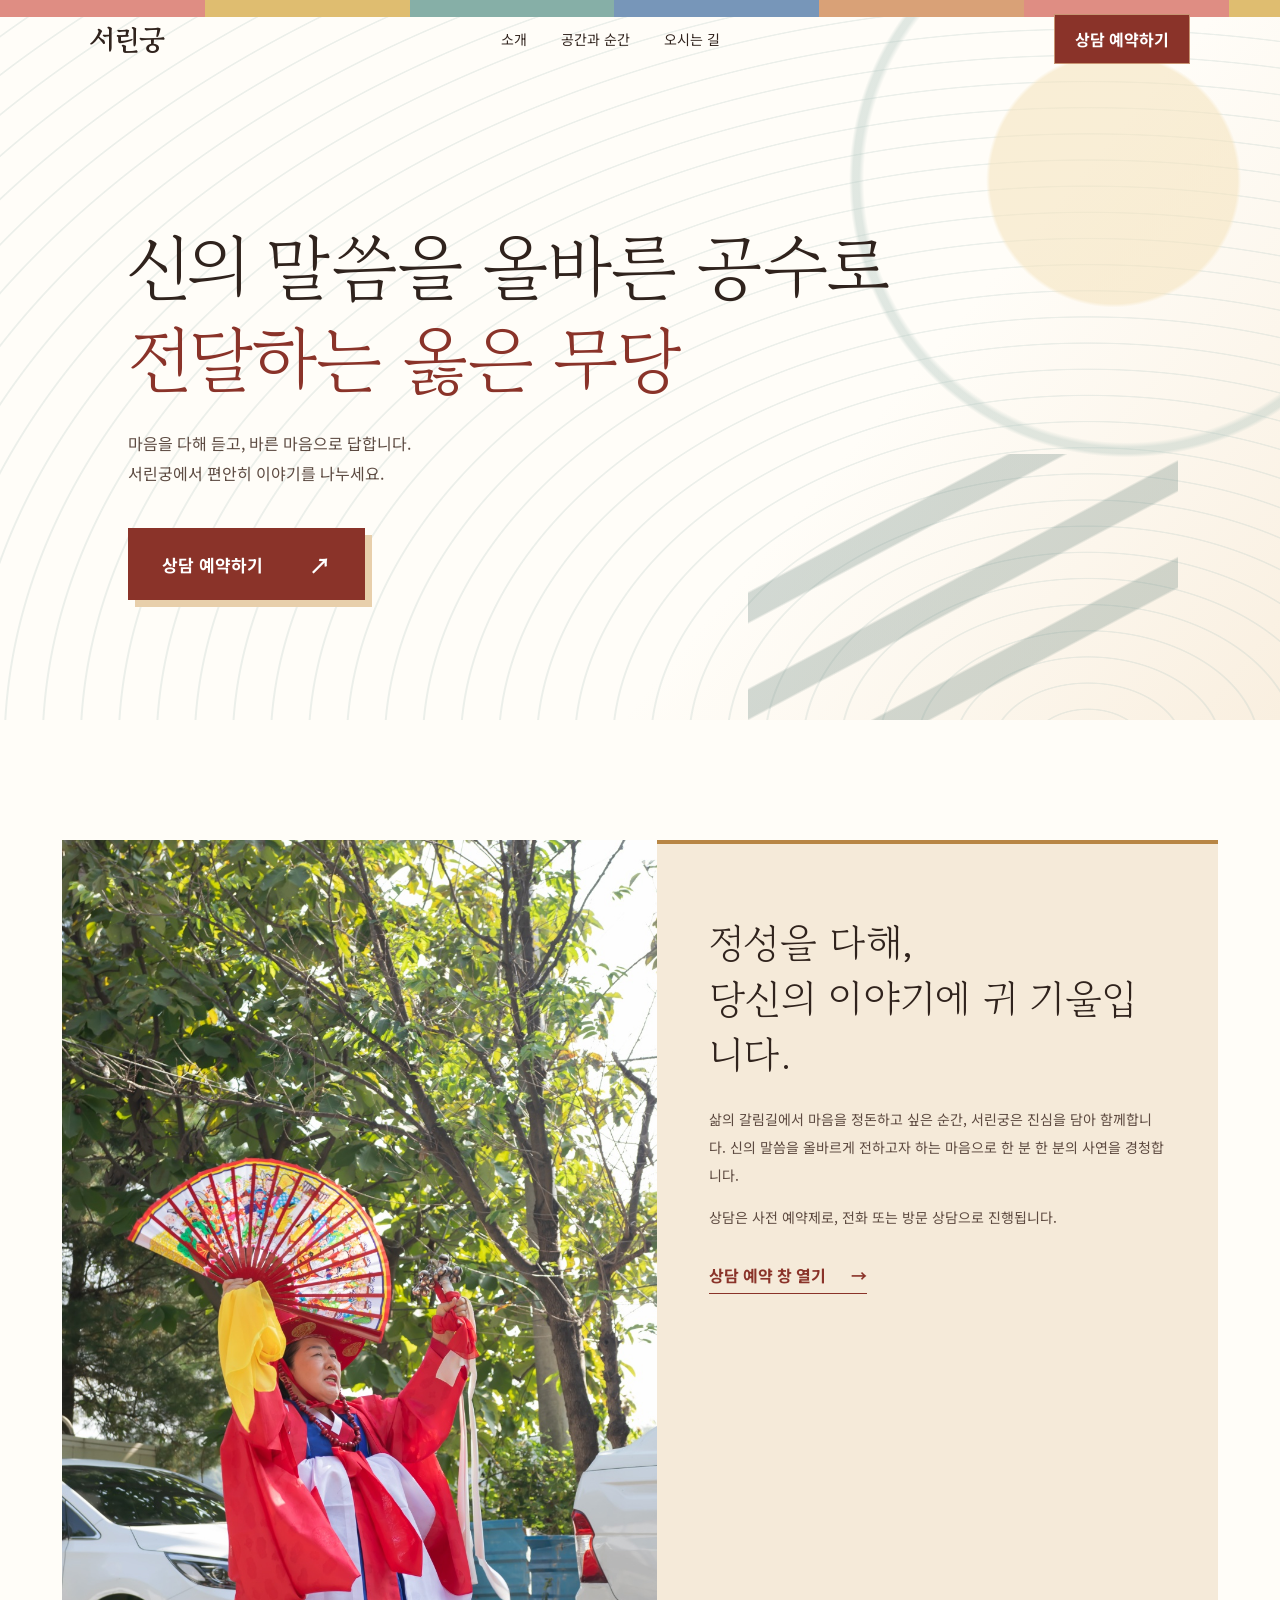
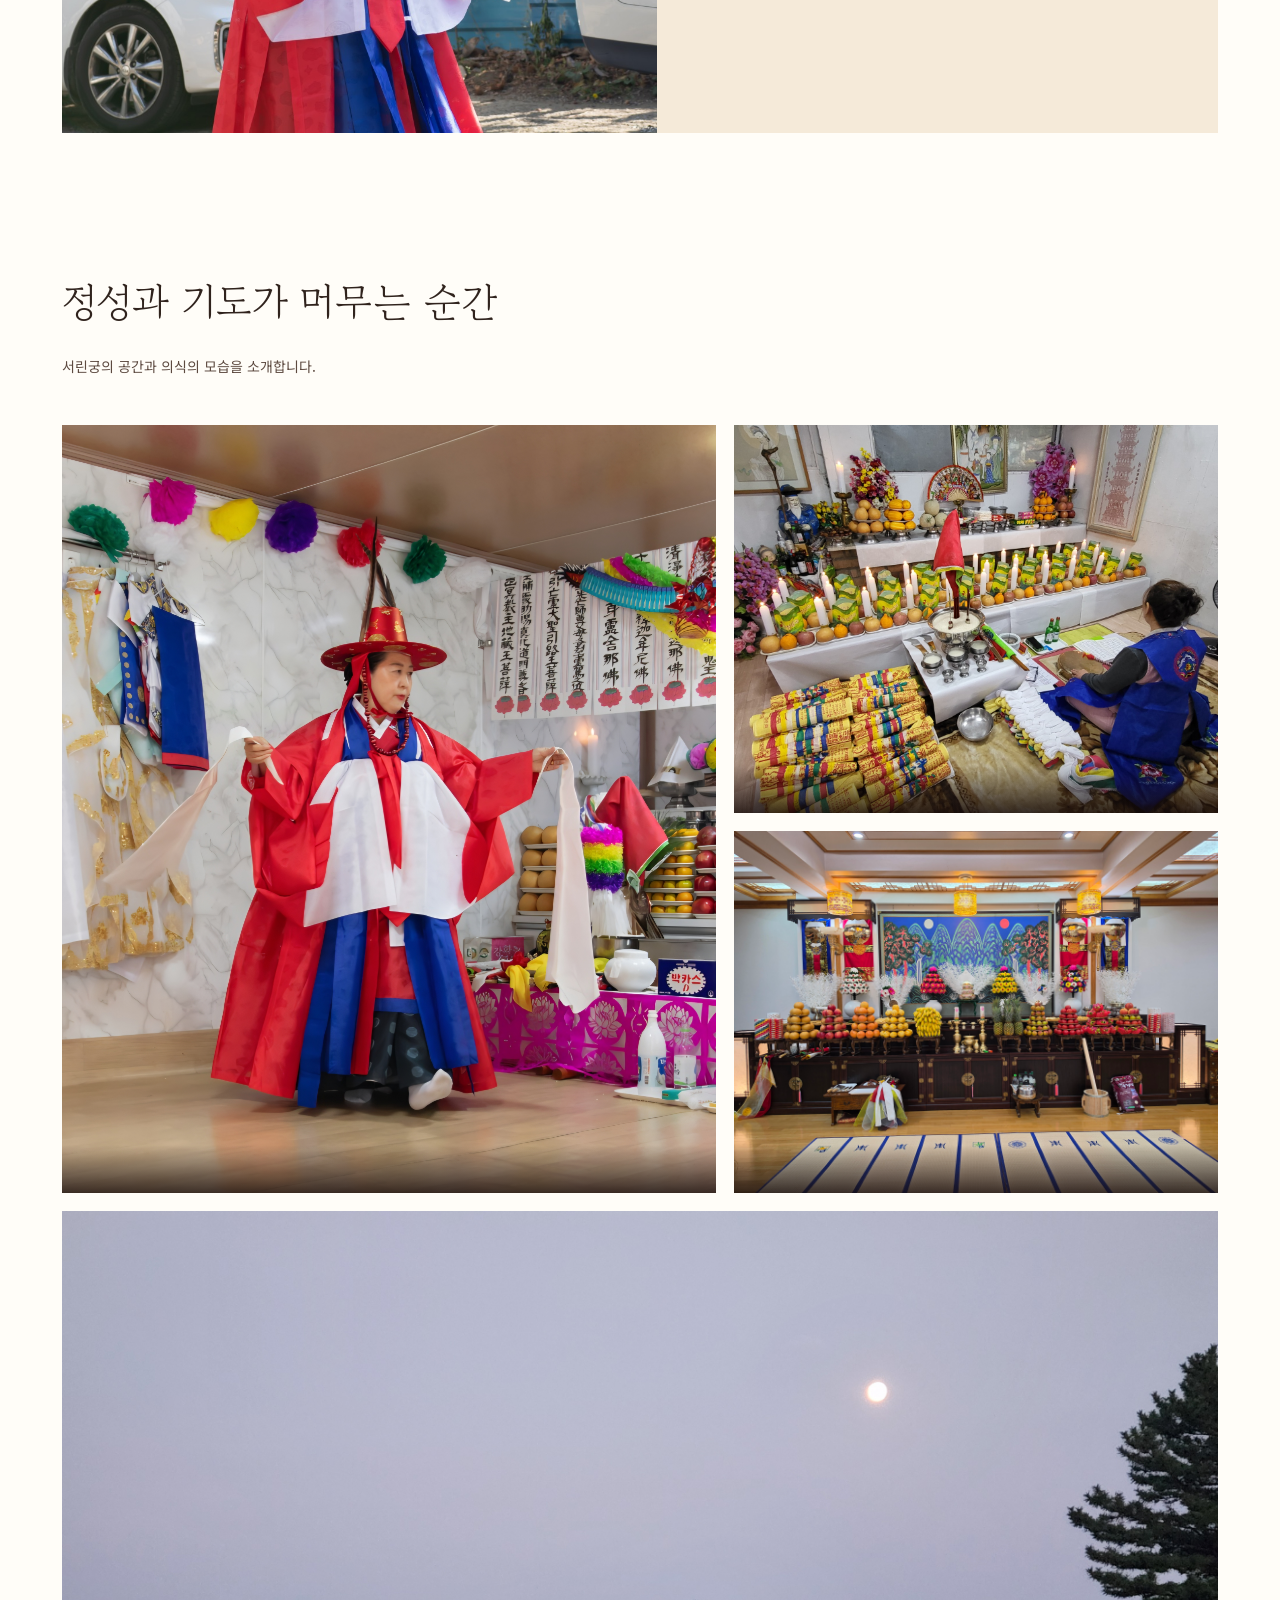
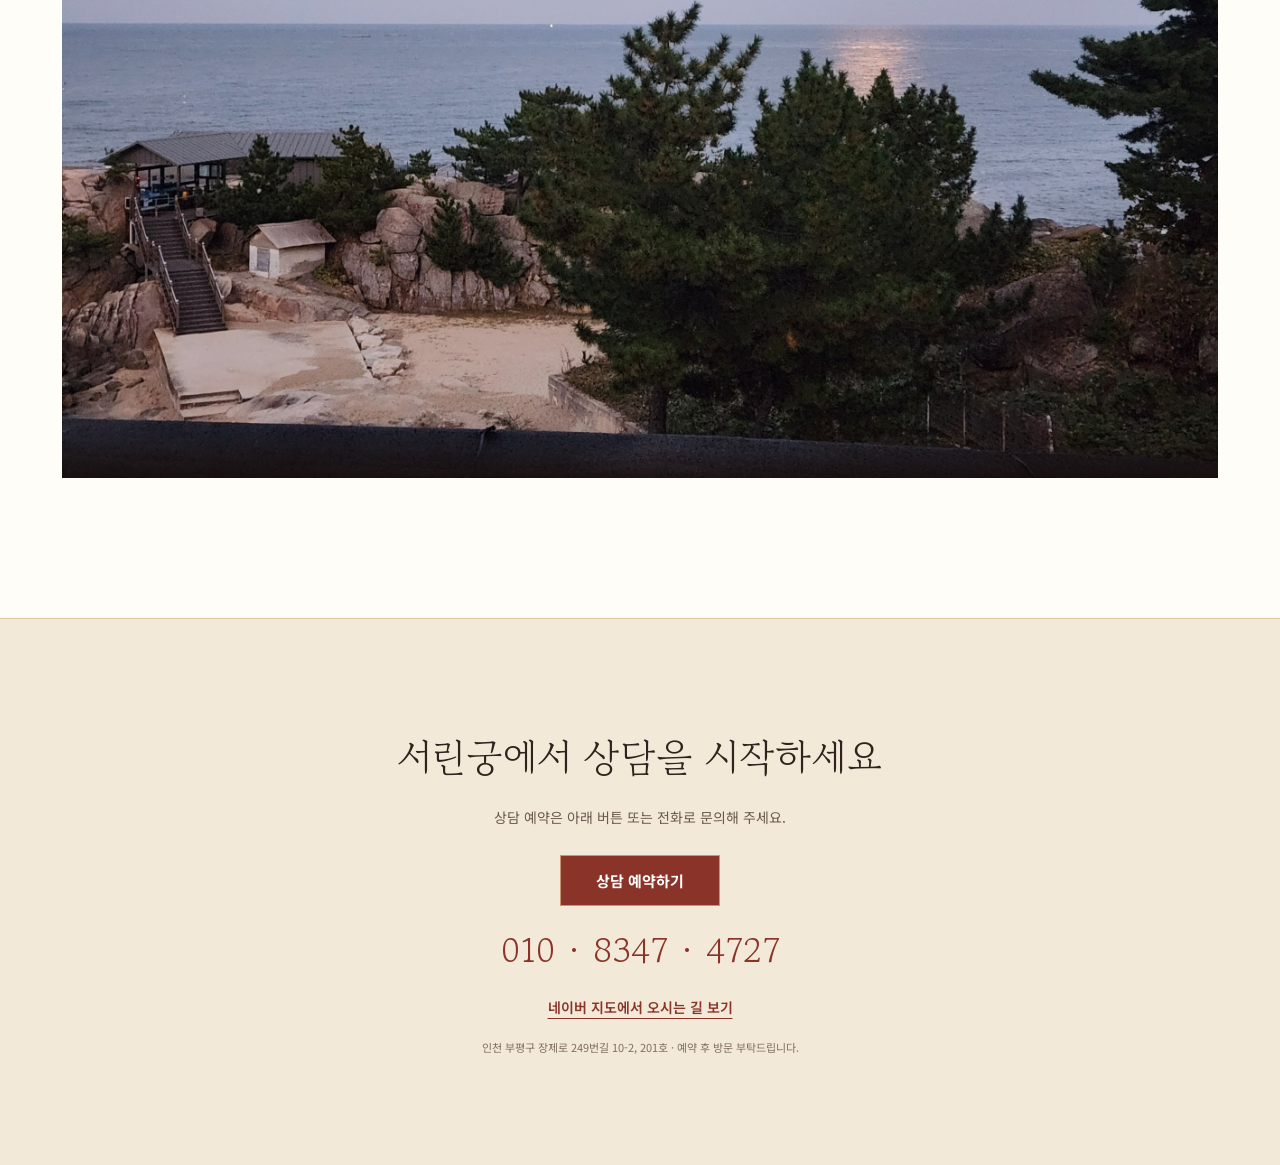
<file: seoringung-booking/index.html>
<!doctype html>
<html lang="ko">
  <head>
    <meta charset="UTF-8" />
    <meta name="viewport" content="width=device-width, initial-scale=1.0" />
    <meta name="description" content="서린궁 상담 안내 및 예약" />
    <title>서린궁 | 상담 예약</title>
    <link rel="preconnect" href="https://fonts.googleapis.com" />
    <link rel="preconnect" href="https://fonts.gstatic.com" crossorigin />
    <link href="https://fonts.googleapis.com/css2?family=Gowun+Batang:wght@400;700&family=Noto+Sans+KR:wght@400;500;600;700&display=swap" rel="stylesheet" />
    <link rel="stylesheet" href="styles.css" />
  </head>
  <body class="home-page">
    <header class="site-header">
      <a class="brand" href="#top">서린궁</a>
      <nav aria-label="주요 메뉴"><a href="#about">소개</a><a href="#gallery">공간과 순간</a><a href="#contact">오시는 길</a></nav>
      <a class="header-cta" href="booking.html" target="_blank" rel="noopener">상담 예약하기</a>
    </header>
    <main id="top">
      <section class="hero">
        <div class="dancheong dancheong-one"></div>
        <div class="hero-copy"><h1>신의 말씀을 올바른 공수로<br /><em>전달하는 옳은 무당</em></h1><p class="hero-text">마음을 다해 듣고, 바른 마음으로 답합니다.<br />서린궁에서 편안히 이야기를 나누세요.</p><a class="primary-button" href="booking.html" target="_blank" rel="noopener">상담 예약하기 <span>↗</span></a></div>
      </section>
      <section class="introduction traditional-intro" id="about">
        <div class="intro-image"><img src="assets/ritual-outdoor.jpg" alt="야외에서 전통 의식을 진행하는 모습" /></div>
        <div class="intro-copy"><h2>정성을 다해,<br />당신의 이야기에 귀 기울입니다.</h2><p>삶의 갈림길에서 마음을 정돈하고 싶은 순간, 서린궁은 진심을 담아 함께합니다. 신의 말씀을 올바르게 전하고자 하는 마음으로 한 분 한 분의 사연을 경청합니다.</p><p>상담은 사전 예약제로, 전화 또는 방문 상담으로 진행됩니다.</p><a class="text-link" href="booking.html" target="_blank" rel="noopener">상담 예약 창 열기 <span>→</span></a></div>
      </section>
      <section class="gallery-section" id="gallery">
        <div class="gallery-heading"><h2>정성과 기도가 머무는 순간</h2><p>서린궁의 공간과 의식의 모습을 소개합니다.</p></div>
        <div class="photo-gallery"><figure class="photo-large"><img src="assets/ritual-dance.jpg" alt="신당에서 전통 의식을 진행하는 모습" /><figcaption></figcaption></figure><figure><img src="assets/ritual-altar.jpg" alt="제물과 촛불이 놓인 기도 공간" /><figcaption></figcaption></figure><figure><img src="assets/shrine-hall.jpg" alt="정갈하게 꾸며진 서린궁 신당" /><figcaption></figcaption></figure><figure class="photo-wide"><img src="assets/moon-sea.jpg" alt="달빛이 비치는 바다와 소나무" /><figcaption></figcaption></figure></div>
      </section>
      <section class="contact" id="contact"><h2>서린궁에서 상담을 시작하세요</h2><p>상담 예약은 아래 버튼 또는 전화로 문의해 주세요.</p><a class="contact-booking" href="booking.html" target="_blank" rel="noopener">상담 예약하기</a><a href="tel:01083474727">010 · 8347 · 4727</a><a class="map-link" href="https://map.naver.com/p/search/%EC%9D%B8%EC%B2%9C%20%EB%B6%80%ED%8F%89%EA%B5%AC%20%EC%9E%A5%EC%A0%9C%EB%A1%9C%20249%EB%B2%88%EA%B8%B8%2010-2" target="_blank" rel="noopener">네이버 지도에서 오시는 길 보기</a><small>인천 부평구 장제로 249번길 10-2, 201호 · 예약 후 방문 부탁드립니다.</small></section>
    </main>
    <a class="mobile-cta" href="booking.html" target="_blank" rel="noopener">상담 예약하기</a>
  </body>
</html>
</file>
<file: seoringung-booking/styles.css>
:root{--ink:#30231d;--red:#8a3329;--deep:#39251f;--paper:#fffdf8;--cream:#fffaf1;--gold:#b88645}*{box-sizing:border-box}html{scroll-behavior:smooth}body{margin:0;color:var(--ink);background:var(--paper);font-family:'Noto Sans KR',sans-serif}h1,h2,h3{font-family:'Gowun Batang',serif}.brand{font:700 28px 'Gowun Batang',serif;color:inherit;text-decoration:none}.site-header{height:78px;padding:0 7vw;display:flex;align-items:center;justify-content:space-between;position:absolute;z-index:3;top:0;width:100%;color:var(--ink)}.site-header nav{display:flex;gap:34px}.site-header nav a{color:inherit;text-decoration:none;font-size:14px}.header-cta,.primary-button,.submit-button{border:0;cursor:pointer;font-weight:700;text-decoration:none}.header-cta{padding:12px 20px;color:#fff;background:var(--red);border:1px solid #c89472}.hero{min-height:720px;padding:220px 10vw 100px;position:relative;overflow:hidden;background-color:#fffdf8;background-image:radial-gradient(circle at 87% 25%,#f5e4bf99 0 10%,transparent 10.3%),radial-gradient(circle at 88% 25%,transparent 0 21%,#b2c7c066 21.4% 21.9%,transparent 22.2%),repeating-radial-gradient(ellipse at 85% 104%,transparent 0 18px,#b6c9c444 19px 20px,transparent 21px 38px),linear-gradient(130deg,transparent 65%,#f7ead7bb)}.hero:after{content:'';position:absolute;right:8%;bottom:-2%;width:430px;height:280px;background:linear-gradient(152deg,transparent 0 27%,#78918a55 27.5% 33%,transparent 33.5% 46%,#78918a55 46.5% 52%,transparent 52.5% 65%,#78918a55 65.5% 71%,transparent 71.5%)}.dancheong{position:absolute;top:0;left:0;width:100%;height:17px;background:repeating-linear-gradient(90deg,#df8d83 0 16%,#dfbd70 16% 32%,#86afa7 32% 48%,#7796b9 48% 64%,#d9a177 64% 80%)}.hero-copy{position:relative;z-index:1;max-width:860px}h1{font-size:clamp(42px,5.6vw,76px);line-height:1.28;margin:0 0 24px;font-weight:400;letter-spacing:-.04em}h1 em{font-style:normal;color:var(--red)}.hero-text{line-height:1.9;font-size:16px;color:#5d4b42;margin-bottom:40px}.primary-button{display:inline-flex;gap:46px;align-items:center;background:var(--red);color:#fff;padding:20px 34px;font-size:17px;box-shadow:7px 7px 0 #e8cfab}.primary-button span{font-size:22px}.introduction{max-width:1220px;margin:auto;padding:120px 32px 0;display:grid;grid-template-columns:1.03fr .97fr}.intro-image{min-height:590px;overflow:hidden}.intro-image img,.photo-gallery img{width:100%;height:100%;display:block;object-fit:cover}.intro-copy{padding:70px 52px;background:#f5ead9;border-top:4px solid var(--gold)}.intro-copy h2,.gallery-heading h2,.contact h2{font-size:40px;line-height:1.4;font-weight:400;margin:0 0 23px}.intro-copy>p,.gallery-heading>p{font-size:14px;line-height:2;color:#5d4a40}.text-link{display:inline-flex;margin-top:18px;padding-bottom:6px;border-bottom:1px solid var(--red);text-decoration:none;color:var(--red);font-weight:700;gap:25px}.gallery-section{max-width:1220px;margin:auto;padding:140px 32px}.gallery-heading{max-width:600px;margin-bottom:45px}.photo-gallery{display:grid;grid-template-columns:1.15fr .85fr;gap:18px}.photo-gallery figure{margin:0;position:relative;min-height:330px;overflow:hidden;background:#eee}.photo-gallery .photo-large{grid-row:span 2;min-height:680px}.photo-gallery .photo-wide{grid-column:1/-1;min-height:390px}.photo-gallery img{transition:transform .5s}.photo-gallery figure:hover img{transform:scale(1.03)}figcaption{position:absolute;bottom:0;left:0;right:0;padding:29px 24px 19px;color:#fff;font:400 19px 'Gowun Batang',serif;background:linear-gradient(transparent,#160b09cc)}.contact{text-align:center;background:#f3e9d9;color:var(--ink);padding:110px 20px;border-top:1px solid #dfc69f}.contact h2{font-size:39px}.contact>p{color:#69584e;font-size:14px}.contact a{color:var(--red);text-decoration:none;font:400 34px 'Gowun Batang',serif;display:block;margin:20px}.contact .contact-booking{width:max-content;margin:28px auto 18px;padding:14px 35px;background:var(--red);border:1px solid #c89472;color:#fff;font:700 15px 'Noto Sans KR',sans-serif}.contact .map-link{font:600 14px 'Noto Sans KR',sans-serif;text-decoration:underline;text-underline-offset:5px;margin:22px auto}.contact small{display:block;color:#806f63;font-size:11px}.mobile-cta{display:none}.booking-page{background:#fffdf8}.booking-header{height:84px;padding:0 7vw;display:flex;justify-content:space-between;align-items:center;background:#f3e9d9;color:var(--ink);border-top:17px solid transparent;border-image:repeating-linear-gradient(90deg,#df8d83 0 16%,#dfbd70 16% 32%,#86afa7 32% 48%,#7796b9 48% 64%,#d9a177 64% 80%) 1}.booking-header>a:last-child{color:var(--red);text-decoration:none;font-size:13px}.booking-main{max-width:980px;margin:auto;padding:90px 32px 120px}.booking-main .section-intro{text-align:center;margin-bottom:43px}.booking-main .section-intro h1{font-size:48px;margin-bottom:15px}.booking-main .section-intro>p{font-size:14px;line-height:1.8;color:#6b594f}.booking-card{background:var(--cream);padding:42px 48px;box-shadow:0 20px 50px #32170e1c;border-top:4px solid var(--gold)}.booking-step{display:grid;grid-template-columns:48px 1fr;padding:8px 0 32px;border-bottom:1px solid #eadfd3;margin-bottom:26px}.booking-step:last-child{border:0;margin:0;padding-bottom:0}.booking-step>span{color:var(--gold);font:400 21px 'Gowun Batang',serif}.booking-step h3{font-size:21px;margin:0 0 20px}.type-options{display:grid;grid-template-columns:repeat(3,1fr);gap:10px}.type-option{padding:17px 14px;border:1px solid #d8d0c9;background:#fff;cursor:pointer;font:500 14px 'Noto Sans KR',sans-serif;text-align:left}.type-option span,.type-option b,.type-option small{display:block}.type-option span{margin-bottom:8px;font-size:19px}.type-option small{font-size:10px;color:#8a7b75;margin-top:5px}.type-option.selected{background:var(--red);border-color:var(--red);color:#fff}.type-option.selected small{color:#f1ddd2}.calendar-head{display:flex;align-items:center;justify-content:space-between;max-width:390px;margin:0 0 12px}.calendar-head button{border:0;background:transparent;font-size:20px;cursor:pointer}.weekdays,.calendar{max-width:390px;display:grid;grid-template-columns:repeat(7,1fr);text-align:center}.weekdays{font-size:11px;color:#8a817c;margin-bottom:7px}.weekdays span:first-child{color:#ad5a59}.calendar button{border:0;background:transparent;height:38px;cursor:pointer;border-radius:50%;font-family:inherit}.calendar button:hover:not(:disabled){background:#f2e6e0}.calendar button.selected{background:var(--red);color:#fff}.calendar button.sunday{color:#b1a9a4;text-decoration:line-through}.calendar button:disabled{cursor:not-allowed}.time-title{margin:28px 0 12px;font-size:13px;font-weight:600}.time-slots{display:flex;flex-wrap:wrap;gap:8px}.time-slots button{padding:9px 13px;background:#fff;border:1px solid #dfd8d3;font:400 12px 'Noto Sans KR',sans-serif;cursor:pointer}.time-slots button.selected{color:#fff;background:var(--red);border-color:var(--red)}.time-slots button:disabled{color:#bbb;background:#f4f2f0;text-decoration:line-through;cursor:not-allowed}form label{display:block;font-size:12px;font-weight:600;margin:0 0 16px}.form-guide{font-size:12px;color:#796d67;margin:-6px 0 17px}.field-group{padding:14px 15px 2px;background:#fbf7f1;margin-bottom:14px}.field-group>strong{font-size:12px;color:var(--red)}.field-row{display:grid;grid-template-columns:1fr 1fr;gap:12px;margin-top:12px}input,textarea{display:block;width:100%;margin-top:7px;border:1px solid #ddd4ce;background:#fffcf8;padding:12px;font:400 13px 'Noto Sans KR',sans-serif}textarea{height:80px;resize:vertical}.consent{display:flex;gap:9px;align-items:start;padding:13px;background:#f7f2ec}.consent input{width:16px;margin:1px 0 0}.consent b,.consent small{display:block}.consent small{font-weight:400;line-height:1.55;color:#766b66;margin-top:6px;font-size:10px}.selection-summary{padding:13px;background:#f7f2ec;font-size:12px;color:#705d5e}.submit-button{background:var(--red);color:#fff;width:100%;margin-top:6px;padding:15px}dialog{border:0;padding:0;max-width:480px;width:calc(100% - 32px);box-shadow:0 16px 70px #0005}dialog::backdrop{background:#1d0e16aa}.success{padding:44px;text-align:center}.success span{font-size:35px;color:var(--gold)}.success h2{font-size:27px}.success p{font-size:14px;line-height:1.8;color:#665d5a}@media(max-width:760px){.site-header{height:62px;padding:0 20px}.site-header nav,.header-cta{display:none}.brand{font-size:22px}.hero{min-height:630px;padding:155px 28px 80px}.hero:after{right:-30%;bottom:0;height:210px}.hero-text{font-size:14px}.primary-button{padding:18px 25px;font-size:16px;gap:30px}.introduction{display:block;padding:70px 20px 0}.intro-image{height:440px;min-height:auto}.intro-copy{padding:42px 25px}.intro-copy h2,.gallery-heading h2{font-size:31px}.gallery-section{padding:80px 20px}.photo-gallery{grid-template-columns:1fr}.photo-gallery .photo-large,.photo-gallery .photo-wide,.photo-gallery figure{grid-column:auto;grid-row:auto;min-height:360px}.photo-gallery .photo-wide{min-height:270px}.booking-header{height:72px;padding:0 20px}.booking-main{padding:60px 20px 85px}.booking-main .section-intro h1{font-size:39px}.booking-card{padding:27px 18px}.booking-step{grid-template-columns:31px 1fr}.type-options,.field-row{grid-template-columns:1fr}.contact{padding:80px 20px 105px}.contact h2{font-size:31px}.contact>a{font-size:27px}.contact .map-link{font-size:14px}.mobile-cta{display:block;position:fixed;z-index:4;bottom:14px;left:14px;right:14px;text-align:center;background:var(--red);color:#fff;text-decoration:none;padding:16px;box-shadow:0 8px 25px #30101b44;font-weight:700}.weekdays,.calendar{max-width:none}}
</file>
